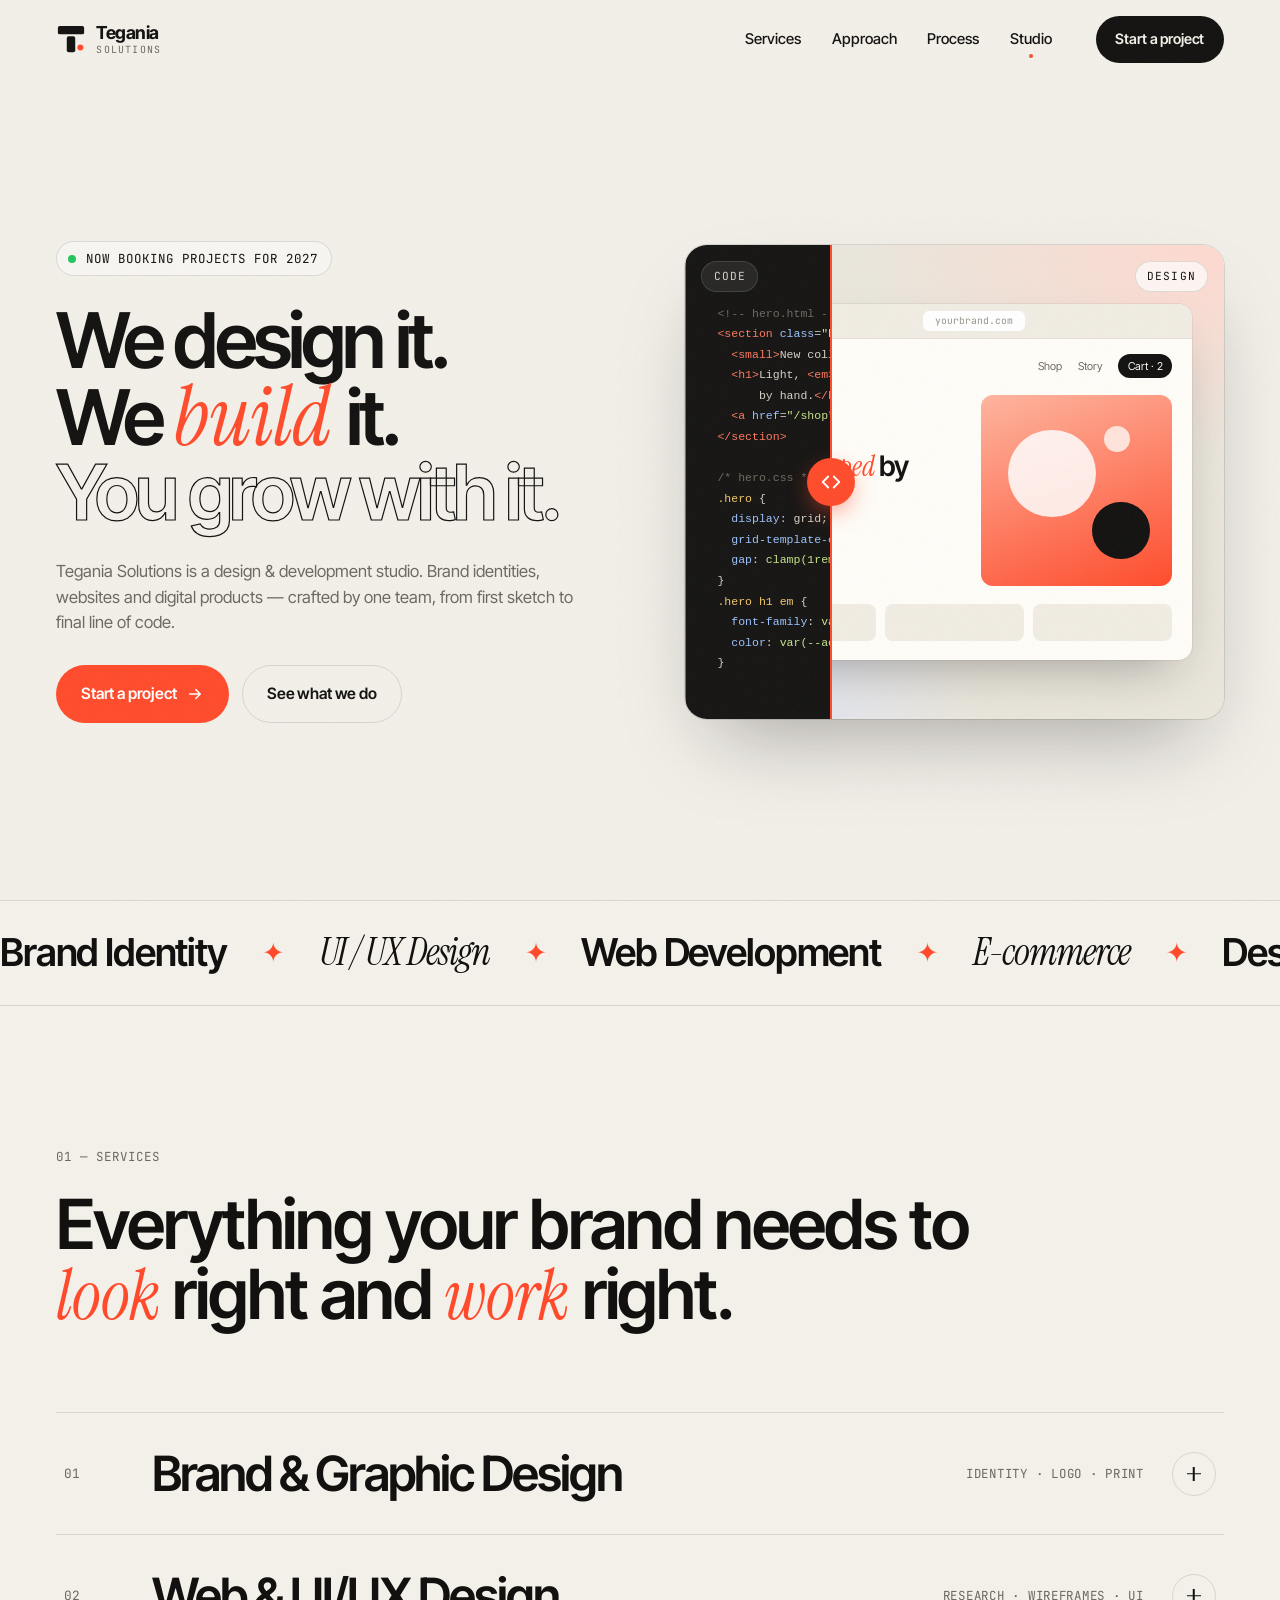
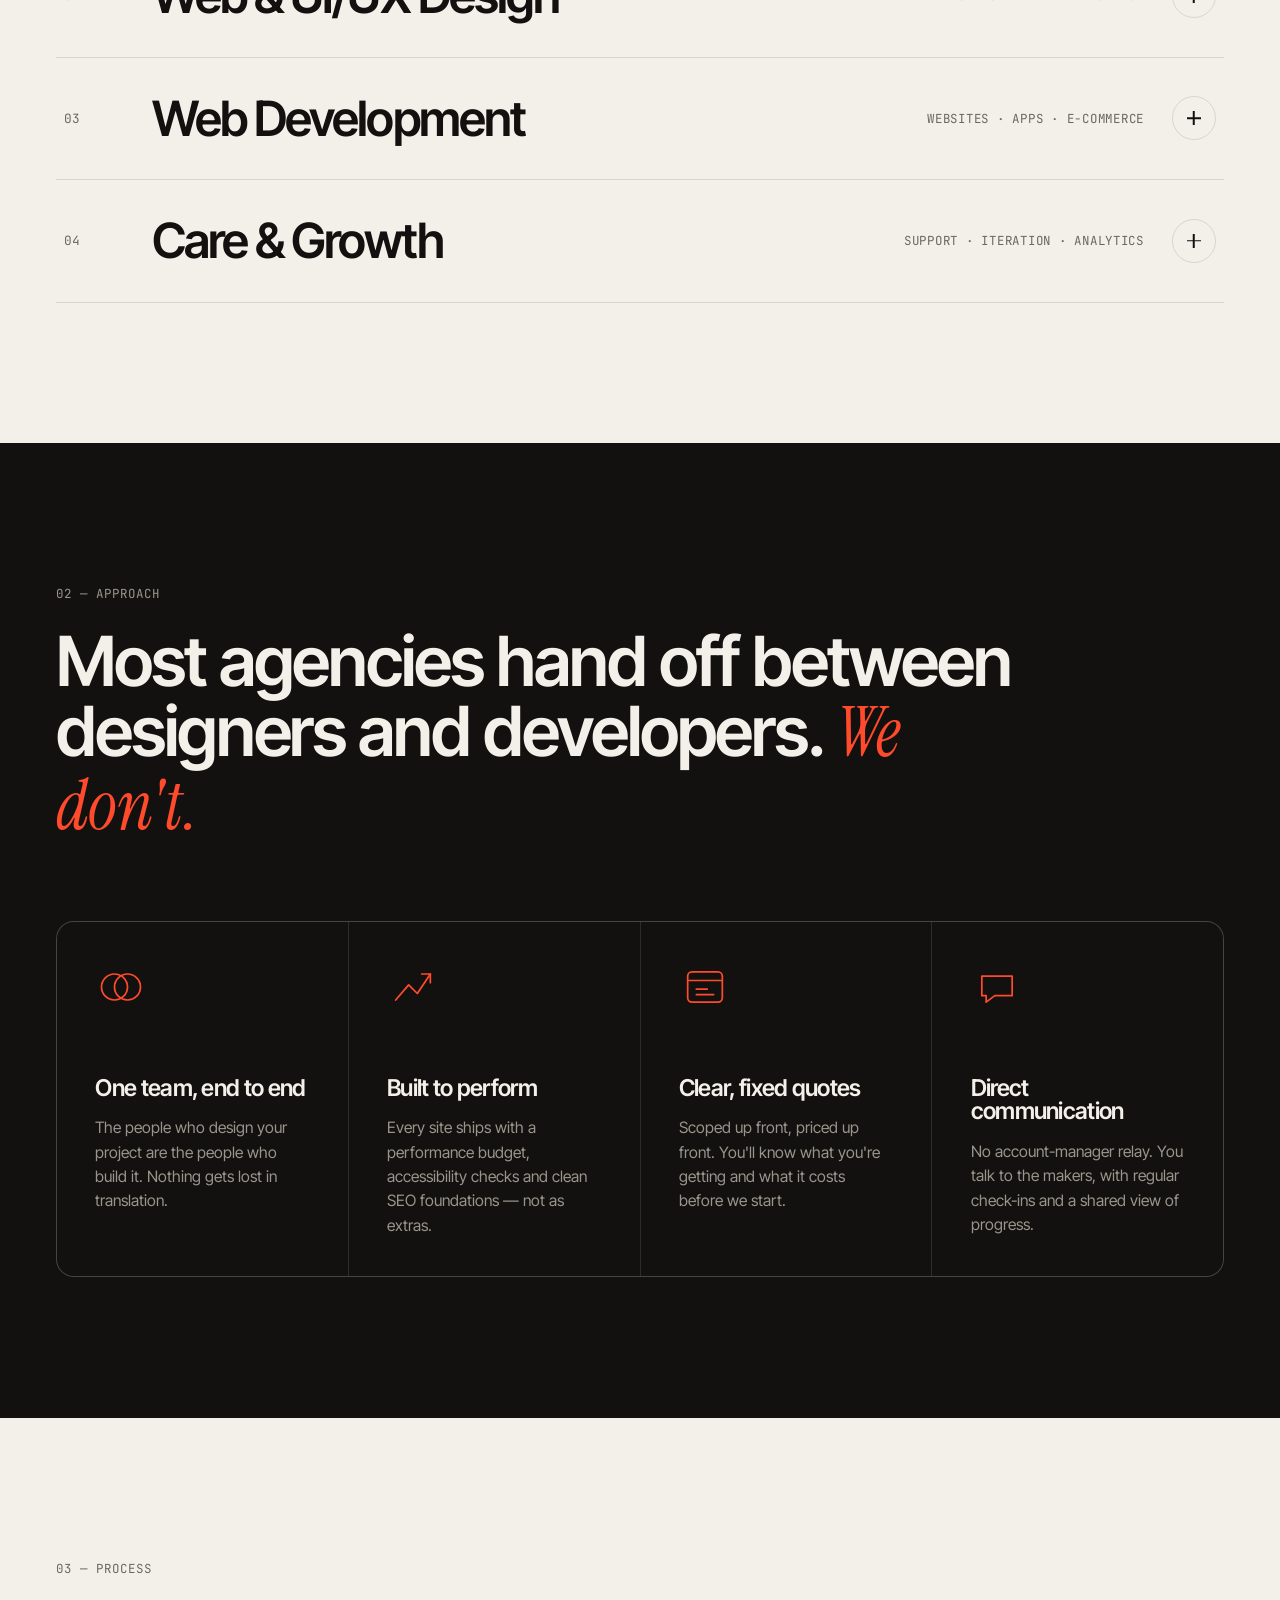
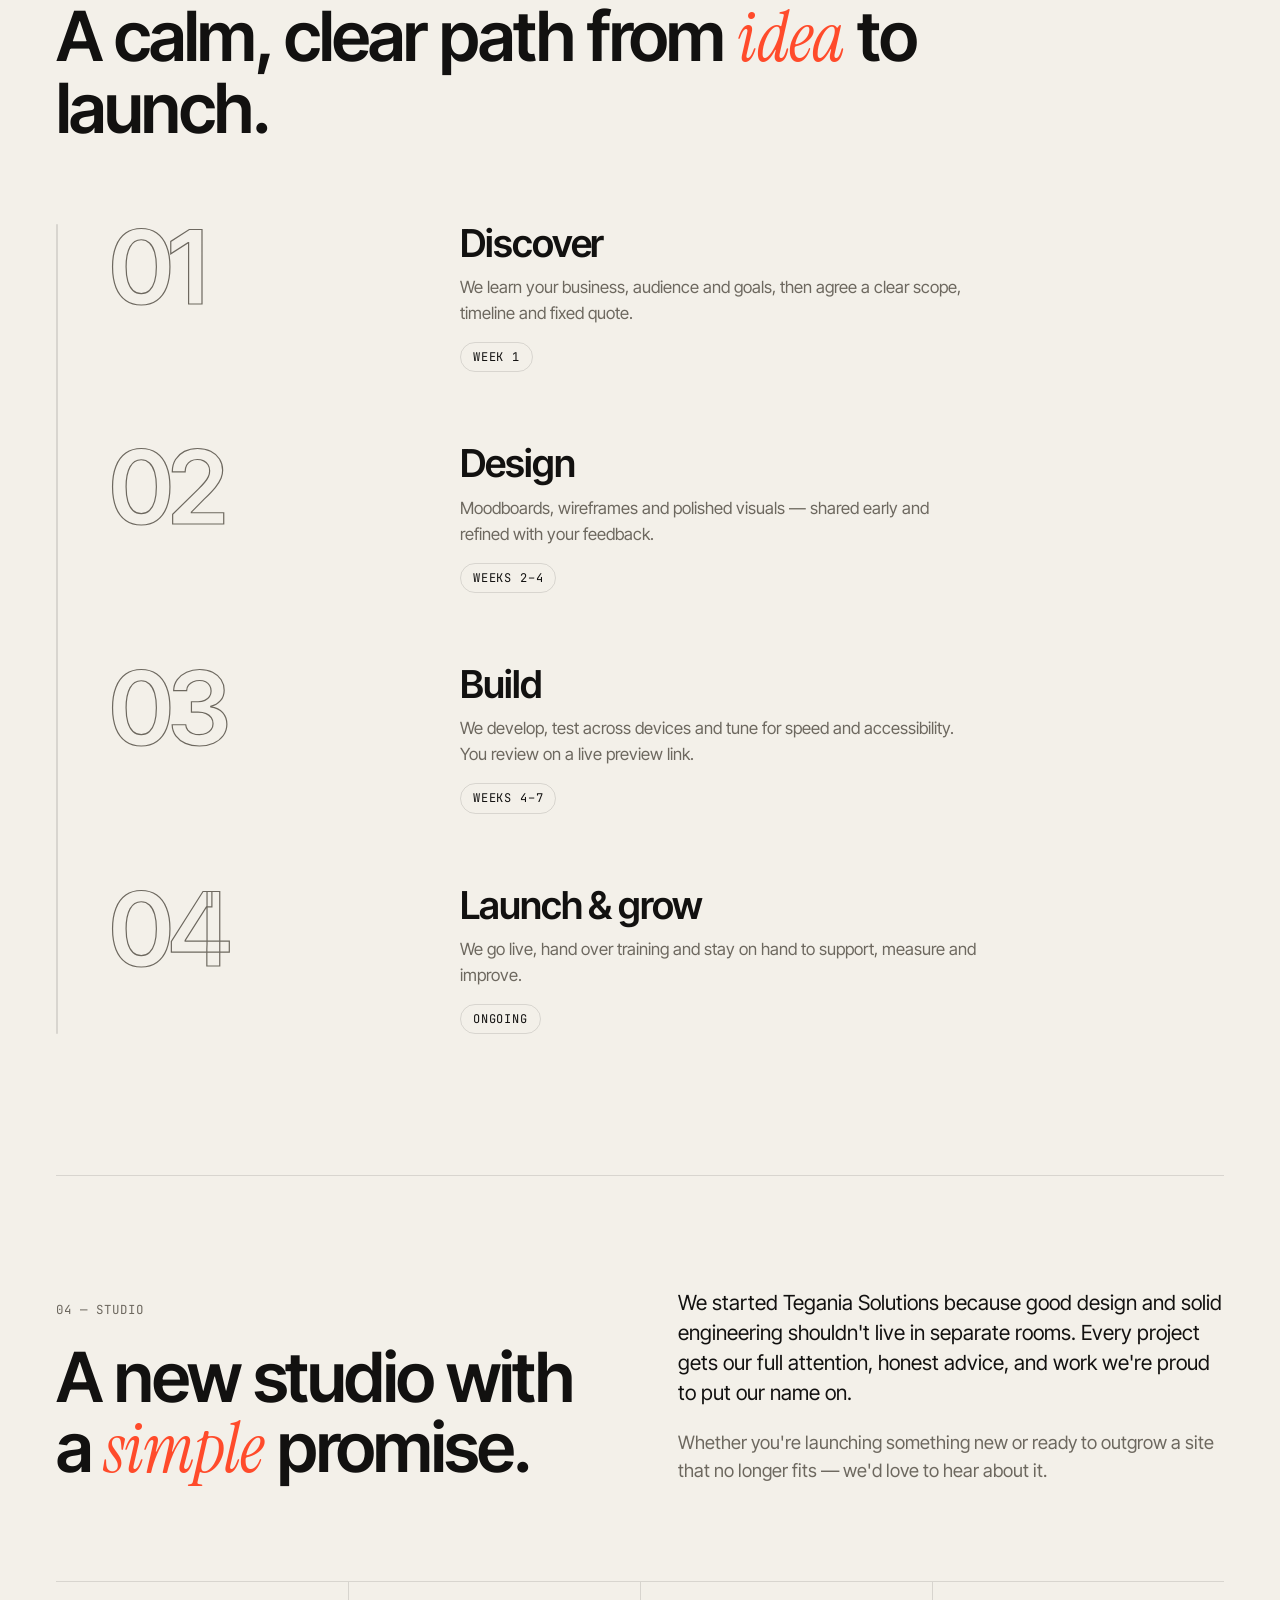
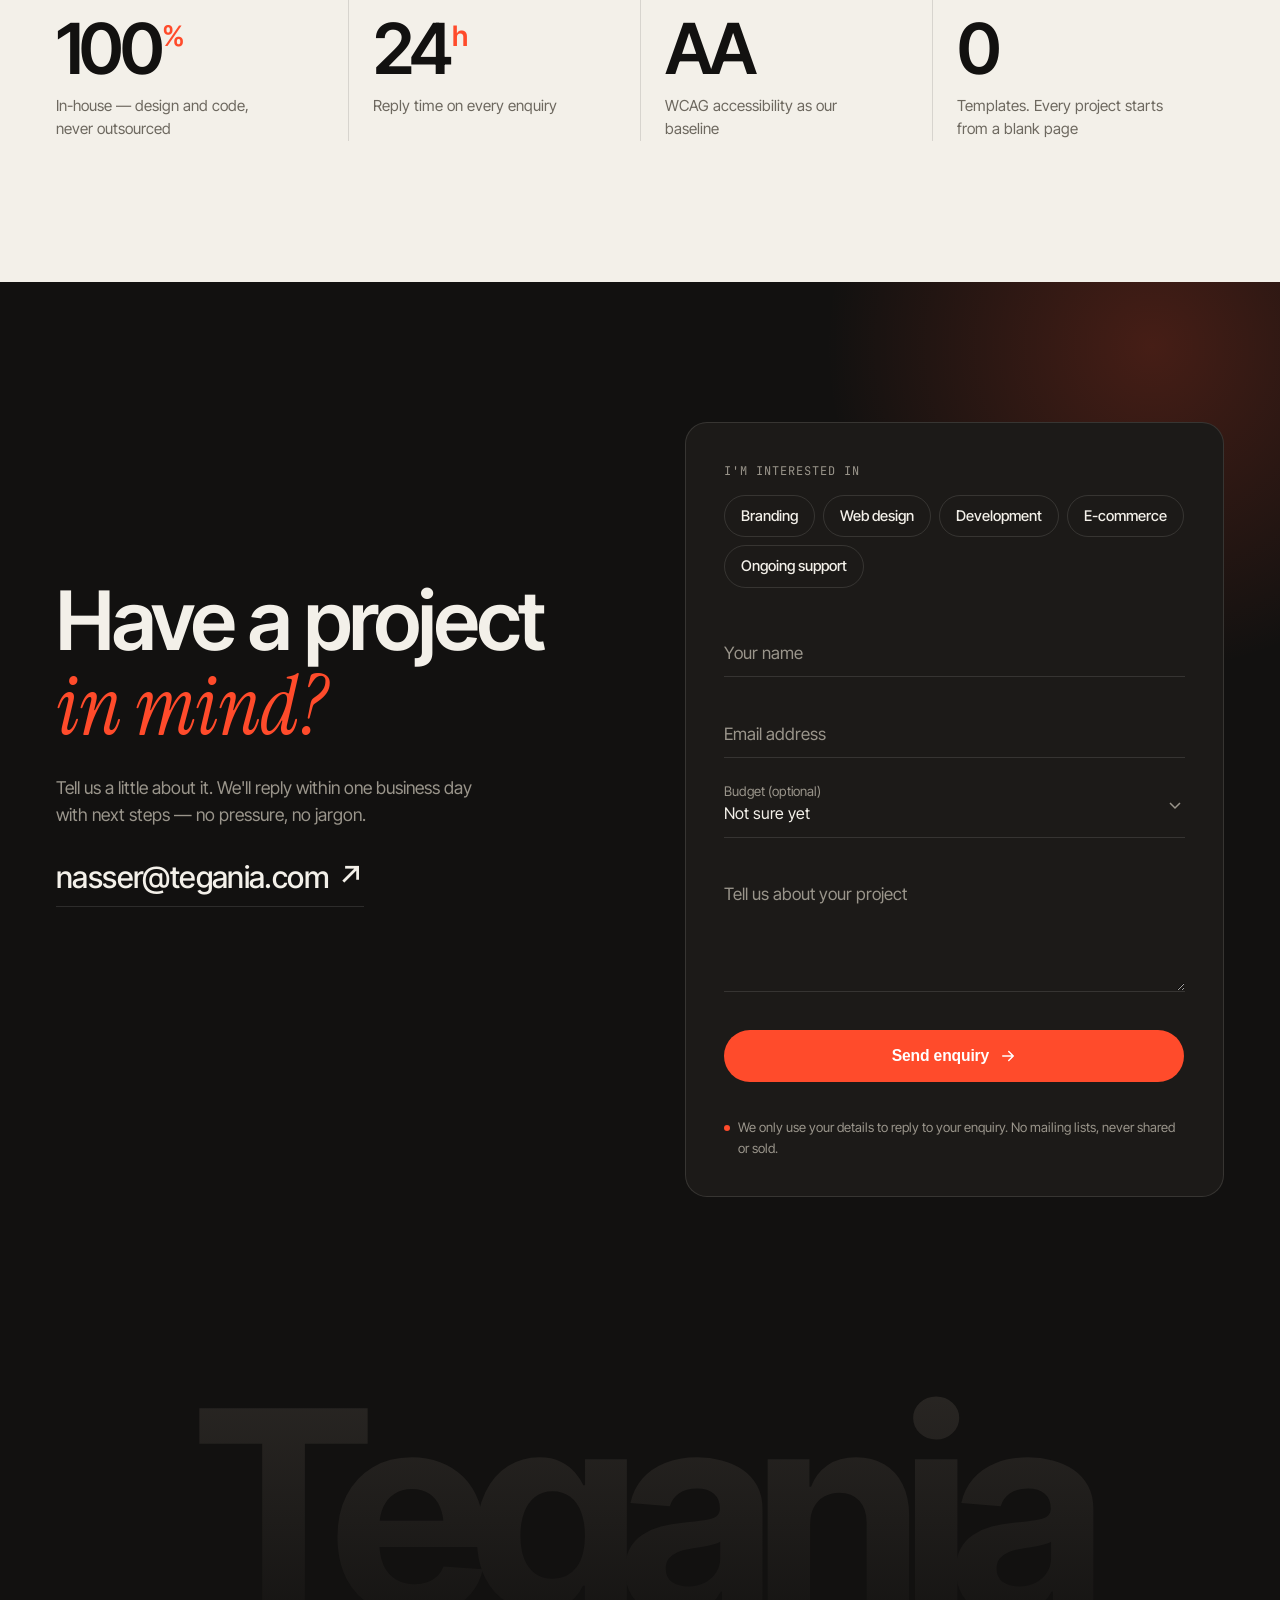
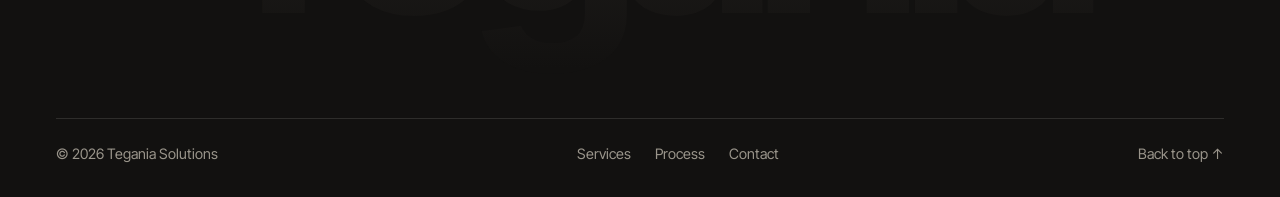
<file: index.html>
<!doctype html>
<html lang="en">
<head>
  <meta charset="utf-8" />
  <meta name="viewport" content="width=device-width, initial-scale=1" />
  <title>Tegania Solutions — Design & Development Studio</title>
  <meta name="description" content="Tegania Solutions is a design and development studio. We craft brands, websites and digital products — designed with intent, built to perform." />
  <meta name="theme-color" content="#f3f0e9" />
  <meta name="author" content="Tegania Solutions" />
  <!-- Site URL: https://tegania.com/ (also used in sitemap.xml and robots.txt) -->
  <link rel="canonical" href="https://tegania.com/" />

  <!-- Link previews (WhatsApp, LinkedIn, iMessage, Slack, X) -->
  <meta property="og:type" content="website" />
  <meta property="og:site_name" content="Tegania Solutions" />
  <meta property="og:title" content="Tegania Solutions — Design & Development Studio" />
  <meta property="og:description" content="Brand identities, websites and digital products — designed and built by one team, from first sketch to final line of code." />
  <meta property="og:url" content="https://tegania.com/" />
  <meta property="og:image" content="https://tegania.com/assets/og-image.png" />
  <meta property="og:image:width" content="1200" />
  <meta property="og:image:height" content="630" />
  <meta property="og:image:alt" content="Tegania Solutions — We design it. We build it." />
  <meta property="og:locale" content="en_US" />
  <meta name="twitter:card" content="summary_large_image" />
  <meta name="twitter:title" content="Tegania Solutions — Design & Development Studio" />
  <meta name="twitter:description" content="Brand identities, websites and digital products — designed and built by one team." />
  <meta name="twitter:image" content="https://tegania.com/assets/og-image.png" />

  <!-- Icons -->
  <link rel="icon" href="assets/favicon.svg" type="image/svg+xml" />
  <link rel="icon" href="favicon.ico" sizes="32x32" />
  <link rel="apple-touch-icon" href="assets/apple-touch-icon.png" />
  <link rel="manifest" href="site.webmanifest" />

  <!-- Structured data for search engines -->
  <script type="application/ld+json">
  {
    "@context": "https://schema.org",
    "@type": "ProfessionalService",
    "name": "Tegania Solutions",
    "description": "Design and development studio: brand identity, web and UI/UX design, web development, and ongoing care.",
    "url": "https://tegania.com/",
    "logo": "https://tegania.com/assets/icon-512.png",
    "image": "https://tegania.com/assets/og-image.png",
    "email": "nasser@tegania.com",
    "knowsAbout": ["Brand identity", "Graphic design", "UI/UX design", "Web design", "Web development", "E-commerce"]
  }
  </script>
  <link rel="preconnect" href="https://fonts.googleapis.com" />
  <link rel="preconnect" href="https://fonts.gstatic.com" crossorigin />
  <link href="https://fonts.googleapis.com/css2?family=Instrument+Serif:ital@0;1&family=Inter+Tight:wght@400;500;600;700&family=JetBrains+Mono:wght@400;500&display=swap" rel="stylesheet" />
  <link rel="stylesheet" href="styles.css?v=13" />
</head>
<body>
  <a class="skip" href="#main">Skip to content</a>

  <!-- ============ NAV ============ -->
  <header class="nav" id="nav">
    <a class="brand" href="#top" aria-label="Tegania Solutions — home">
      <svg class="brand__mark" viewBox="0 0 32 32" aria-hidden="true">
        <rect x="2" y="2" width="28" height="9" rx="2" />
        <rect x="11.5" y="13" width="9" height="17" rx="2" />
        <circle cx="26" cy="25" r="3.2" class="brand__dot" />
      </svg>
      <span class="brand__name">Tegania<span class="brand__sub">Solutions</span></span>
    </a>
    <nav class="nav__links" aria-label="Primary">
      <a href="#services">Services</a>
      <a href="#approach">Approach</a>
      <a href="#process">Process</a>
      <a href="#studio">Studio</a>
    </nav>
    <a class="btn btn--sm btn--ink magnetic" href="#contact"><span>Start a project</span></a>
    <button class="nav__toggle" aria-label="Open menu" aria-expanded="false" aria-controls="mobile-menu">
      <span></span><span></span>
    </button>
  </header>

  <div class="mobile-menu" id="mobile-menu" hidden>
    <nav aria-label="Mobile">
      <a href="#services">Services</a>
      <a href="#approach">Approach</a>
      <a href="#process">Process</a>
      <a href="#studio">Studio</a>
      <a href="#contact" class="accent">Start a project →</a>
    </nav>
  </div>

  <main id="main">
    <!-- ============ HERO ============ -->
    <section class="hero" id="top">
      <div class="hero__copy">
        <p class="eyebrow reveal"><span class="pulse" aria-hidden="true"></span> Now booking projects for 2027</p>
        <h1 class="hero__title">
          <span class="line reveal">We design it.</span>
          <span class="line reveal">We <em>build</em> it.</span>
          <span class="line reveal muted">You grow with it.</span>
        </h1>
        <p class="hero__lede reveal">
          Tegania Solutions is a design &amp; development studio. Brand identities, websites and
          digital products — crafted by one team, from first sketch to final line of code.
        </p>
        <div class="hero__cta reveal">
          <a class="btn btn--accent magnetic" href="#contact"><span>Start a project</span><svg viewBox="0 0 24 24" aria-hidden="true"><path d="M5 12h14M13 6l6 6-6 6"/></svg></a>
          <a class="btn btn--ghost" href="#services"><span>See what we do</span></a>
        </div>
      </div>

      <!-- Design ↔ Code reveal -->
      <figure class="split reveal" id="split" aria-label="Drag to compare the design and the code behind it">
        <div class="split__layer split__design" aria-hidden="true">
          <div class="mock">
            <div class="mock__bar"><i></i><i></i><i></i><span>yourbrand.com</span></div>
            <div class="mock__body">
              <div class="mock__nav"><b>◐ Lumen</b><span>Shop</span><span>Story</span><span class="mock__pill">Cart · 2</span></div>
              <div class="mock__hero">
                <div>
                  <small>New collection</small>
                  <h3>Light, <em>shaped</em> by hand.</h3>
                  <span class="mock__btn">Explore →</span>
                </div>
                <div class="mock__art"><span></span><span></span><span></span></div>
              </div>
              <div class="mock__row"><span></span><span></span><span></span></div>
            </div>
          </div>
        </div>
        <div class="split__layer split__code" aria-hidden="true">
          <pre><code><span class="c">&lt;!-- hero.html --&gt;</span>
<span class="t">&lt;section</span> <span class="a">class</span>=<span class="s">"hero"</span><span class="t">&gt;</span>
  <span class="t">&lt;small&gt;</span>New collection<span class="t">&lt;/small&gt;</span>
  <span class="t">&lt;h1&gt;</span>Light, <span class="t">&lt;em&gt;</span>shaped<span class="t">&lt;/em&gt;</span>
      by hand.<span class="t">&lt;/h1&gt;</span>
  <span class="t">&lt;a</span> <span class="a">href</span>=<span class="s">"/shop"</span><span class="t">&gt;</span>Explore →<span class="t">&lt;/a&gt;</span>
<span class="t">&lt;/section&gt;</span>

<span class="c">/* hero.css */</span>
<span class="k">.hero</span> {
  <span class="a">display</span>: grid;
  <span class="a">grid-template-columns</span>: <span class="s">1.2fr 1fr</span>;
  <span class="a">gap</span>: <span class="s">clamp(1rem, 4vw, 3rem)</span>;
}
<span class="k">.hero h1 em</span> {
  <span class="a">font-family</span>: <span class="s">var(--serif)</span>;
  <span class="a">color</span>: <span class="s">var(--accent)</span>;
}</code></pre>
        </div>
        <div class="split__handle" aria-hidden="true">
          <span class="split__knob"><svg viewBox="0 0 24 24"><path d="M9 6l-6 6 6 6M15 6l6 6-6 6"/></svg></span>
        </div>
        <span class="split__tag split__tag--l" aria-hidden="true">Code</span>
        <span class="split__tag split__tag--r" aria-hidden="true">Design</span>
        <input class="split__range" type="range" min="0" max="100" value="50" aria-label="Reveal amount between code and design" />
        <figcaption class="sr-only">An interface shown half as finished design and half as the code that builds it.</figcaption>
      </figure>
    </section>

    <!-- ============ MARQUEE ============ -->
    <div class="marquee" aria-hidden="true">
      <div class="marquee__track">
        <span>Brand Identity</span><i>✦</i><span>UI / UX Design</span><i>✦</i><span>Web Development</span><i>✦</i><span>E-commerce</span><i>✦</i><span>Design Systems</span><i>✦</i><span>Motion &amp; Interaction</span><i>✦</i><span>Print &amp; Packaging</span><i>✦</i>
        <span>Brand Identity</span><i>✦</i><span>UI / UX Design</span><i>✦</i><span>Web Development</span><i>✦</i><span>E-commerce</span><i>✦</i><span>Design Systems</span><i>✦</i><span>Motion &amp; Interaction</span><i>✦</i><span>Print &amp; Packaging</span><i>✦</i>
      </div>
    </div>

    <!-- ============ SERVICES ============ -->
    <section class="section" id="services">
      <header class="section__head">
        <p class="label reveal">01 — Services</p>
        <h2 class="reveal">Everything your brand needs to <em>look</em> right and <em>work</em> right.</h2>
      </header>

      <ol class="services">
        <li class="service reveal">
          <button class="service__row" aria-expanded="false">
            <span class="service__num">01</span>
            <span class="service__name">Brand &amp; Graphic Design</span>
            <span class="service__tags">Identity · Logo · Print</span>
            <span class="service__icon" aria-hidden="true"></span>
          </button>
          <div class="service__panel">
            <div class="service__inner">
              <p>Logos, visual identities and brand guidelines that make you recognisable at a glance — and consistent everywhere, from business cards to billboards.</p>
              <ul><li>Logo &amp; identity systems</li><li>Brand guidelines</li><li>Print, packaging &amp; signage</li><li>Social &amp; marketing assets</li></ul>
            </div>
          </div>
        </li>
        <li class="service reveal">
          <button class="service__row" aria-expanded="false">
            <span class="service__num">02</span>
            <span class="service__name">Web &amp; UI/UX Design</span>
            <span class="service__tags">Research · Wireframes · UI</span>
            <span class="service__icon" aria-hidden="true"></span>
          </button>
          <div class="service__panel">
            <div class="service__inner">
              <p>Interfaces designed around real people. We map the journeys, prototype the flows and polish every pixel so your visitors know exactly where to go next.</p>
              <ul><li>UX research &amp; information architecture</li><li>Wireframes &amp; interactive prototypes</li><li>High-fidelity UI design</li><li>Design systems</li></ul>
            </div>
          </div>
        </li>
        <li class="service reveal">
          <button class="service__row" aria-expanded="false">
            <span class="service__num">03</span>
            <span class="service__name">Web Development</span>
            <span class="service__tags">Websites · Apps · E-commerce</span>
            <span class="service__icon" aria-hidden="true"></span>
          </button>
          <div class="service__panel">
            <div class="service__inner">
              <p>Fast, accessible, search-friendly builds on modern stacks. Marketing sites, online stores and custom web apps — engineered to be easy for you to update.</p>
              <ul><li>Custom websites &amp; landing pages</li><li>E-commerce &amp; CMS integration</li><li>Web applications</li><li>Performance &amp; SEO foundations</li></ul>
            </div>
          </div>
        </li>
        <li class="service reveal">
          <button class="service__row" aria-expanded="false">
            <span class="service__num">04</span>
            <span class="service__name">Care &amp; Growth</span>
            <span class="service__tags">Support · Iteration · Analytics</span>
            <span class="service__icon" aria-hidden="true"></span>
          </button>
          <div class="service__panel">
            <div class="service__inner">
              <p>Launch is the beginning. We keep your site secure, up to date and improving — with ongoing design support whenever your business needs something new.</p>
              <ul><li>Hosting, updates &amp; security</li><li>Analytics &amp; conversion tuning</li><li>Content &amp; feature iterations</li><li>On-call design support</li></ul>
            </div>
          </div>
        </li>
      </ol>
    </section>

    <!-- ============ APPROACH (dark) ============ -->
    <section class="section section--dark" id="approach">
      <header class="section__head">
        <p class="label reveal">02 — Approach</p>
        <h2 class="reveal">Most agencies hand off between designers and developers. <em>We don't.</em></h2>
      </header>

      <div class="principles">
        <article class="principle reveal spot">
          <span class="principle__glyph" aria-hidden="true">
            <svg viewBox="0 0 48 48"><circle cx="18" cy="24" r="12"/><circle cx="30" cy="24" r="12"/></svg>
          </span>
          <h3>One team, end to end</h3>
          <p>The people who design your project are the people who build it. Nothing gets lost in translation.</p>
        </article>
        <article class="principle reveal spot">
          <span class="principle__glyph" aria-hidden="true">
            <svg viewBox="0 0 48 48"><path d="M8 36 L20 22 L28 30 L40 12"/><path d="M32 12h8v8"/></svg>
          </span>
          <h3>Built to perform</h3>
          <p>Every site ships with a performance budget, accessibility checks and clean SEO foundations — not as extras.</p>
        </article>
        <article class="principle reveal spot">
          <span class="principle__glyph" aria-hidden="true">
            <svg viewBox="0 0 48 48"><rect x="8" y="10" width="32" height="28" rx="4"/><path d="M8 18h32M16 26h10M16 31h16"/></svg>
          </span>
          <h3>Clear, fixed quotes</h3>
          <p>Scoped up front, priced up front. You'll know what you're getting and what it costs before we start.</p>
        </article>
        <article class="principle reveal spot">
          <span class="principle__glyph" aria-hidden="true">
            <svg viewBox="0 0 48 48"><path d="M10 14h28v18H22l-8 6v-6h-4z"/></svg>
          </span>
          <h3>Direct communication</h3>
          <p>No account-manager relay. You talk to the makers, with regular check-ins and a shared view of progress.</p>
        </article>
      </div>
    </section>

    <!-- ============ PROCESS ============ -->
    <section class="section" id="process">
      <header class="section__head">
        <p class="label reveal">03 — Process</p>
        <h2 class="reveal">A calm, clear path from <em>idea</em> to launch.</h2>
      </header>

      <div class="process">
        <div class="process__rail" aria-hidden="true"><span class="process__fill"></span></div>
        <ol class="steps">
          <li class="step reveal">
            <span class="step__num">01</span>
            <div><h3>Discover</h3><p>We learn your business, audience and goals, then agree a clear scope, timeline and fixed quote.</p><span class="step__time">Week 1</span></div>
          </li>
          <li class="step reveal">
            <span class="step__num">02</span>
            <div><h3>Design</h3><p>Moodboards, wireframes and polished visuals — shared early and refined with your feedback.</p><span class="step__time">Weeks 2–4</span></div>
          </li>
          <li class="step reveal">
            <span class="step__num">03</span>
            <div><h3>Build</h3><p>We develop, test across devices and tune for speed and accessibility. You review on a live preview link.</p><span class="step__time">Weeks 4–7</span></div>
          </li>
          <li class="step reveal">
            <span class="step__num">04</span>
            <div><h3>Launch &amp; grow</h3><p>We go live, hand over training and stay on hand to support, measure and improve.</p><span class="step__time">Ongoing</span></div>
          </li>
        </ol>
      </div>
    </section>

    <!-- ============ STUDIO ============ -->
    <section class="section studio" id="studio">
      <div class="studio__grid">
        <div>
          <p class="label reveal">04 — Studio</p>
          <h2 class="reveal">A new studio with a <em>simple</em> promise.</h2>
        </div>
        <div class="studio__text">
          <p class="reveal">We started Tegania Solutions because good design and solid engineering shouldn't live in separate rooms. Every project gets our full attention, honest advice, and work we're proud to put our name on.</p>
          <p class="reveal">Whether you're launching something new or ready to outgrow a site that no longer fits — we'd love to hear about it.</p>
        </div>
      </div>

      <div class="commit reveal">
        <div class="commit__item"><span class="commit__big">100<sup>%</sup></span><span>In-house — design and code, never outsourced</span></div>
        <div class="commit__item"><span class="commit__big">24<sup>h</sup></span><span>Reply time on every enquiry</span></div>
        <div class="commit__item"><span class="commit__big">AA</span><span>WCAG accessibility as our baseline</span></div>
        <div class="commit__item"><span class="commit__big">0</span><span>Templates. Every project starts from a blank page</span></div>
      </div>
    </section>

    <!-- ============ CONTACT ============ -->
    <section class="section section--dark contact" id="contact">
      <div class="contact__grid">
        <div class="contact__intro">
          <p class="label reveal">05 — Contact</p>
          <h2 class="contact__title reveal">Have a project <em>in mind?</em></h2>
          <p class="reveal">Tell us a little about it. We'll reply within one business day with next steps — no pressure, no jargon.</p>
          <a class="contact__mail reveal" href="mailto:nasser@tegania.com">nasser@tegania.com<span aria-hidden="true">↗</span></a>
        </div>

        <form class="form reveal" id="contact-form" novalidate>
          <fieldset class="chips">
            <legend>I'm interested in</legend>
            <label><input type="checkbox" name="interest" value="Branding" /><span>Branding</span></label>
            <label><input type="checkbox" name="interest" value="Web design" /><span>Web design</span></label>
            <label><input type="checkbox" name="interest" value="Development" /><span>Development</span></label>
            <label><input type="checkbox" name="interest" value="E-commerce" /><span>E-commerce</span></label>
            <label><input type="checkbox" name="interest" value="Ongoing support" /><span>Ongoing support</span></label>
          </fieldset>

          <div class="field">
            <input id="f-name" name="name" type="text" placeholder=" " autocomplete="name" required />
            <label for="f-name">Your name</label>
          </div>
          <div class="field">
            <input id="f-email" name="email" type="email" placeholder=" " autocomplete="email" required />
            <label for="f-email">Email address</label>
          </div>
          <div class="field">
            <select id="f-budget" name="budget">
              <option value="">Not sure yet</option>
              <option>Under $2,500</option>
              <option>$2,500 – $7,500</option>
              <option>$7,500 – $20,000</option>
              <option>$20,000+</option>
            </select>
            <label for="f-budget" class="is-static">Budget (optional)</label>
          </div>
          <div class="field">
            <textarea id="f-msg" name="message" rows="4" placeholder=" " required></textarea>
            <label for="f-msg">Tell us about your project</label>
          </div>

          <input type="text" name="_honey" tabindex="-1" autocomplete="off" aria-hidden="true" style="position:absolute;left:-9999px;width:1px;height:1px;opacity:0" />

          <button class="btn btn--accent btn--block magnetic" type="submit"><span>Send enquiry</span><svg viewBox="0 0 24 24" aria-hidden="true"><path d="M5 12h14M13 6l6 6-6 6"/></svg></button>
          <p class="form__status" role="status" aria-live="polite"></p>
          <p class="form__privacy">We only use your details to reply to your enquiry. No mailing lists, never shared or sold.</p>
        </form>
      </div>
    </section>
  </main>

  <!-- ============ FOOTER ============ -->
  <footer class="footer">
    <p class="footer__word" aria-hidden="true">Tegania</p>
    <div class="footer__row">
      <span>© <span id="year"></span> Tegania Solutions</span>
      <nav aria-label="Footer">
        <a href="#services">Services</a>
        <a href="#process">Process</a>
        <a href="#contact">Contact</a>
      </nav>
      <a href="#top" class="footer__top">Back to top ↑</a>
    </div>
  </footer>

  <script src="script.js?v=6" defer></script>
</body>
</html>
</file>
<file: styles.css>
/* ==========================================================
   Tegania Solutions — styles
   ========================================================== */

:root {
  --paper: #f3f0e9;
  --paper-2: #ebe7dd;
  --ink: #121110;
  --ink-2: #1c1a18;
  --muted: #6d685f;
  --line: rgba(18, 17, 16, 0.12);
  --accent: #ff4b2b;
  --accent-ink: #ffffff;
  --on-dark: #f3f0e9;
  --on-dark-muted: #9a958b;
  --line-dark: rgba(243, 240, 233, 0.12);

  --sans: "Inter Tight", system-ui, -apple-system, "Segoe UI", sans-serif;
  --serif: "Instrument Serif", Georgia, serif;
  --mono: "JetBrains Mono", ui-monospace, Menlo, monospace;

  --gutter: clamp(1rem, 4vw, 3.5rem);
  --max: 1320px;
  --radius: 18px;
  --ease: cubic-bezier(0.22, 1, 0.36, 1);
}

*,
*::before,
*::after { box-sizing: border-box; }

html { scroll-behavior: smooth; scroll-padding-top: 90px; -webkit-text-size-adjust: 100%; }

body {
  margin: 0;
  background: var(--paper);
  color: var(--ink);
  font-family: var(--sans);
  font-size: 17px;
  line-height: 1.55;
  -webkit-font-smoothing: antialiased;
  text-rendering: optimizeLegibility;
  overflow-x: hidden;
}

/* subtle paper grain */
body::before {
  content: "";
  position: fixed;
  inset: 0;
  pointer-events: none;
  z-index: 100;
  opacity: 0.05;
  background-image: url("data:image/svg+xml,%3Csvg xmlns='http://www.w3.org/2000/svg' width='160' height='160'%3E%3Cfilter id='n'%3E%3CfeTurbulence type='fractalNoise' baseFrequency='.9' numOctaves='2' stitchTiles='stitch'/%3E%3C/filter%3E%3Crect width='100%25' height='100%25' filter='url(%23n)'/%3E%3C/svg%3E");
}

img, svg { display: block; max-width: 100%; }
a { color: inherit; text-decoration: none; }
h1, h2, h3 { margin: 0; font-weight: 600; letter-spacing: -0.03em; line-height: 1.02; }
p { margin: 0; }
em { font-family: var(--serif); font-style: italic; font-weight: 400; letter-spacing: -0.01em; }

::selection { background: var(--accent); color: var(--accent-ink); }

:focus-visible { outline: 2px solid var(--accent); outline-offset: 3px; border-radius: 6px; }

.sr-only {
  position: absolute; width: 1px; height: 1px; padding: 0; margin: -1px;
  overflow: hidden; clip: rect(0 0 0 0); white-space: nowrap; border: 0;
}

.skip {
  position: absolute; left: 1rem; top: -60px; z-index: 200;
  background: var(--ink); color: var(--paper); padding: .6rem 1rem; border-radius: 8px;
  transition: top .2s;
}
.skip:focus { top: 1rem; }

/* ---------- Buttons ---------- */
.btn {
  --bg: var(--ink); --fg: var(--paper);
  position: relative;
  display: inline-flex; align-items: center; gap: .6rem;
  padding: 1rem 1.5rem;
  border-radius: 999px;
  background: var(--bg); color: var(--fg);
  font-weight: 600; font-size: .98rem; letter-spacing: -0.01em;
  border: 1px solid transparent;
  cursor: pointer;
  overflow: hidden;
  isolation: isolate;
  transition: transform .5s var(--ease), color .35s var(--ease), border-color .3s;
  will-change: transform;
}
.btn::before {
  content: ""; position: absolute; inset: 0; z-index: -1;
  background: var(--ink);
  border-radius: inherit;
  transform: translateY(101%);
  transition: transform .5s var(--ease);
}
.btn:hover::before { transform: translateY(0); }
.btn svg { width: 18px; height: 18px; fill: none; stroke: currentColor; stroke-width: 2; stroke-linecap: round; stroke-linejoin: round; transition: transform .4s var(--ease); }
.btn:hover svg { transform: translateX(4px); }
.btn--accent { --bg: var(--accent); --fg: var(--accent-ink); }
.btn--ink { --bg: var(--ink); --fg: var(--paper); }
.btn--ink::before { background: var(--accent); }
.btn--ghost { --bg: transparent; --fg: var(--ink); border-color: var(--line); }
.btn--ghost:hover { color: var(--paper); border-color: var(--ink); }
.btn--sm { padding: .7rem 1.15rem; font-size: .9rem; }
.btn--block { width: 100%; justify-content: center; }
.section--dark .btn--accent::before { background: var(--paper); }
.section--dark .btn--accent:hover { color: var(--ink); }

/* ---------- Nav ---------- */
.nav {
  position: fixed; inset: 0 0 auto 0; z-index: 50;
  display: flex; align-items: center; gap: 2rem;
  padding: 1rem var(--gutter);
  transition: background .4s var(--ease), backdrop-filter .4s, padding .4s var(--ease), border-color .4s, transform .5s var(--ease);
  border-bottom: 1px solid transparent;
}
.nav.is-scrolled {
  background: rgba(243, 240, 233, 0.78);
  backdrop-filter: blur(14px) saturate(1.4);
  -webkit-backdrop-filter: blur(14px) saturate(1.4);
  border-color: var(--line);
  padding-block: .7rem;
}
.nav.is-hidden { transform: translateY(-100%); }

.brand { display: flex; align-items: center; gap: .65rem; margin-right: auto; }
.brand__mark { width: 30px; height: 30px; fill: var(--ink); transition: transform .6s var(--ease); }
.brand:hover .brand__mark { transform: rotate(-8deg) scale(1.05); }
.brand__dot { fill: var(--accent); }
.brand__name { font-weight: 700; font-size: 1.12rem; letter-spacing: -0.03em; line-height: 1; display: flex; flex-direction: column; }
.brand__sub { font-family: var(--mono); font-weight: 400; font-size: .62rem; letter-spacing: .12em; text-transform: uppercase; color: var(--muted); margin-top: 3px; }

.nav__links { display: flex; gap: .3rem; }
.nav__links a {
  position: relative; padding: .45rem .8rem; border-radius: 999px; font-size: .93rem; font-weight: 500;
  transition: background .25s;
}
.nav__links a:hover { background: rgba(18,17,16,.06); }
.nav__links a.is-active::after {
  content: ""; position: absolute; left: 50%; bottom: 0; width: 4px; height: 4px; border-radius: 50%;
  background: var(--accent); transform: translateX(-50%);
}

.nav__toggle {
  display: none; width: 44px; height: 44px; border-radius: 50%;
  border: 1px solid var(--line); background: transparent; cursor: pointer;
  flex-direction: column; justify-content: center; align-items: center; gap: 6px;
}
.nav__toggle span { width: 18px; height: 1.5px; background: var(--ink); transition: transform .4s var(--ease); }
.nav__toggle[aria-expanded="true"] span:first-child { transform: translateY(3.75px) rotate(45deg); }
.nav__toggle[aria-expanded="true"] span:last-child { transform: translateY(-3.75px) rotate(-45deg); }

.mobile-menu {
  position: fixed; inset: 0; z-index: 45;
  background: var(--paper);
  display: flex; align-items: flex-end;
  padding: 6rem var(--gutter) 3rem;
}
.mobile-menu[hidden] { display: none; }
.mobile-menu nav { display: flex; flex-direction: column; gap: .3rem; width: 100%; }
.mobile-menu a {
  font-size: clamp(2.2rem, 10vw, 3.5rem); font-weight: 600; letter-spacing: -0.04em;
  border-bottom: 1px solid var(--line); padding: .5rem 0;
  opacity: 0; transform: translateY(20px);
  animation: menuIn .6s var(--ease) forwards;
}
.mobile-menu a:nth-child(2) { animation-delay: .05s; }
.mobile-menu a:nth-child(3) { animation-delay: .1s; }
.mobile-menu a:nth-child(4) { animation-delay: .15s; }
.mobile-menu a:nth-child(5) { animation-delay: .2s; }
.mobile-menu a.accent { color: var(--accent); border: 0; }
@keyframes menuIn { to { opacity: 1; transform: none; } }

/* ---------- Layout ---------- */
.section { padding: clamp(5rem, 11vw, 9rem) var(--gutter); max-width: calc(var(--max) + var(--gutter) * 2); margin: 0 auto; }
.section--dark {
  max-width: none;
  background: var(--ink); color: var(--on-dark);
  --line: var(--line-dark);
  --muted: var(--on-dark-muted);
}
.section--dark > * { max-width: var(--max); margin-inline: auto; }

.section__head { display: grid; gap: 1.4rem; margin-bottom: clamp(3rem, 7vw, 5rem); max-width: 980px; }
.section__head h2, .studio h2, .contact__title {
  font-size: clamp(2.2rem, 5.4vw, 4.6rem);
}
.section__head h2 em, .studio h2 em, .contact__title em { color: var(--accent); }

.label, .eyebrow {
  font-family: var(--mono); font-size: .78rem; letter-spacing: .08em; text-transform: uppercase; color: var(--muted);
}
.eyebrow {
  display: inline-flex; align-items: center; gap: .6rem;
  padding: .45rem .85rem .45rem .7rem; border: 1px solid var(--line); border-radius: 999px;
  color: var(--ink); background: rgba(255,255,255,.4);
}
.pulse { width: 8px; height: 8px; border-radius: 50%; background: #22c55e; box-shadow: 0 0 0 0 rgba(34,197,94,.6); animation: pulse 2s infinite; }
@keyframes pulse { 70% { box-shadow: 0 0 0 9px rgba(34,197,94,0); } 100% { box-shadow: 0 0 0 0 rgba(34,197,94,0); } }

/* ---------- Hero ---------- */
.hero {
  min-height: 100svh;
  display: grid; grid-template-columns: 1.05fr 1fr; align-items: center; gap: clamp(2rem, 5vw, 5rem);
  padding: 8rem var(--gutter) 4rem;
  max-width: calc(var(--max) + var(--gutter) * 2); margin: 0 auto;
}
.hero__copy { display: grid; gap: 1.8rem; justify-items: start; }
.hero__title { font-size: clamp(2.7rem, 6vw, 5.6rem); font-weight: 600; letter-spacing: -0.05em; line-height: .95; }
.hero__title .line { display: block; white-space: nowrap; }
.hero__title em { color: var(--accent); font-size: 1.08em; padding-right: .04em; }
.hero__title .muted { color: transparent; -webkit-text-stroke: 1.2px var(--ink); }
.hero__lede { max-width: 520px; font-size: clamp(1.02rem, 1.3vw, 1.15rem); color: var(--muted); }
.hero__cta { display: flex; flex-wrap: wrap; gap: .8rem; }

/* Design ↔ Code split */
.split {
  --pos: 50%;
  position: relative; margin: 0;
  aspect-ratio: 5 / 4.4;
  border-radius: 22px;
  overflow: hidden;
  background: var(--paper-2);
  box-shadow: 0 1px 0 rgba(255,255,255,.6) inset, 0 40px 80px -30px rgba(18,17,16,.35), 0 0 0 1px var(--line);
  user-select: none; touch-action: pan-y;
  cursor: ew-resize;
}
.split__layer { position: absolute; inset: 0; }
.split__code {
  background: #151413; color: #d8d3c8;
  clip-path: inset(0 calc(100% - var(--pos)) 0 0);
  padding: clamp(3rem, 5vw, 3.6rem) clamp(1.2rem, 3vw, 2rem) 1.2rem;
  overflow: hidden;
}
.split__code pre { margin: 0; font-family: var(--mono); font-size: clamp(.62rem, .9vw, .8rem); line-height: 1.7; white-space: pre; }
.split__code .c { color: #6f6a60; }
.split__code .t { color: #ff7a5f; }
.split__code .a { color: #9cc4ff; }
.split__code .s { color: #c8e68a; }
.split__code .k { color: #f3c969; }

.split__design { display: grid; place-items: center; padding: clamp(1rem, 3vw, 2rem); background:
  radial-gradient(120% 80% at 100% 0%, #ffd9cf 0%, transparent 55%),
  radial-gradient(90% 70% at 0% 100%, #dfe7ff 0%, transparent 60%),
  var(--paper-2);
}
.split__handle {
  position: absolute; top: 0; bottom: 0; left: var(--pos); width: 2px; margin-left: -1px;
  background: var(--accent); pointer-events: none;
}
.split__knob {
  position: absolute; top: 50%; left: 50%; transform: translate(-50%, -50%);
  width: 48px; height: 48px; border-radius: 50%;
  background: var(--accent); color: #fff;
  display: grid; place-items: center;
  box-shadow: 0 8px 24px -6px rgba(255,75,43,.7);
  transition: transform .3s var(--ease);
}
.split:hover .split__knob { transform: translate(-50%, -50%) scale(1.08); }
.split__knob svg { width: 22px; height: 22px; fill: none; stroke: currentColor; stroke-width: 2; stroke-linecap: round; stroke-linejoin: round; }
.split__tag {
  position: absolute; top: 1rem; font-family: var(--mono); font-size: .7rem; letter-spacing: .1em; text-transform: uppercase;
  padding: .35rem .7rem; border-radius: 999px; pointer-events: none;
}
.split__tag--l { left: 1rem; background: rgba(255,255,255,.08); color: #d8d3c8; border: 1px solid rgba(255,255,255,.12); }
.split__tag--r { right: 1rem; background: rgba(255,255,255,.7); color: var(--ink); border: 1px solid var(--line); }
.split__range {
  position: absolute; inset: 0; width: 100%; height: 100%; opacity: 0; margin: 0; cursor: ew-resize;
}
.split:has(.split__range:focus-visible) { outline: 2px solid var(--accent); outline-offset: 4px; }

/* Mock website inside split */
.mock {
  width: 100%; max-width: 520px; background: #fffdf8; border-radius: 14px; overflow: hidden;
  box-shadow: 0 24px 50px -20px rgba(18,17,16,.35), 0 0 0 1px rgba(18,17,16,.06);
  font-size: clamp(.55rem, .85vw, .78rem);
}
.mock__bar { display: flex; align-items: center; gap: 5px; padding: .7em 1em; background: #f1ede4; border-bottom: 1px solid rgba(18,17,16,.06); }
.mock__bar i { width: 8px; height: 8px; border-radius: 50%; background: #d9d3c6; }
.mock__bar span { margin-left: auto; margin-right: auto; font-family: var(--mono); font-size: .9em; color: #9a958b; background: #fff; padding: .2em 1.2em; border-radius: 6px; }
.mock__body { padding: 1.4em 1.8em 1.8em; display: grid; gap: 1.6em; }
.mock__nav { display: flex; gap: 1.4em; align-items: center; color: #6d685f; }
.mock__nav b { color: var(--ink); margin-right: auto; font-size: 1.1em; }
.mock__pill { background: var(--ink); color: #fff; padding: .3em .9em; border-radius: 99px; }
.mock__hero { display: grid; grid-template-columns: 1.2fr 1fr; gap: 1.4em; align-items: center; }
.mock__hero small { font-family: var(--mono); text-transform: uppercase; letter-spacing: .08em; color: var(--accent); font-size: .85em; }
.mock__hero h3 { font-size: 2.6em; letter-spacing: -0.04em; margin: .25em 0 .5em; line-height: .98; }
.mock__hero h3 em { color: var(--accent); }
.mock__btn { display: inline-block; background: var(--ink); color: #fff; padding: .6em 1.2em; border-radius: 99px; font-weight: 600; }
.mock__art { position: relative; aspect-ratio: 1; border-radius: 12px; background: linear-gradient(160deg, #ffb59f, #ff4b2b); overflow: hidden; }
.mock__art span { position: absolute; border-radius: 50%; background: rgba(255,255,255,.85); }
.mock__art span:nth-child(1) { width: 46%; height: 46%; left: 14%; top: 18%; }
.mock__art span:nth-child(2) { width: 30%; height: 30%; right: 12%; bottom: 14%; background: #121110; }
.mock__art span:nth-child(3) { width: 14%; height: 14%; right: 22%; top: 16%; background: #ffe4dc; }
.mock__row { display: grid; grid-template-columns: repeat(3, 1fr); gap: .8em; }
.mock__row span { height: 3.4em; border-radius: 8px; background: #f1ede4; }

/* ---------- Marquee ---------- */
.marquee {
  overflow: hidden; border-block: 1px solid var(--line);
  padding: 1.4rem 0; background: var(--paper);
}
.marquee__track {
  display: flex; gap: 2.2rem; width: max-content; align-items: center;
  animation: marquee 38s linear infinite;
  font-size: clamp(1.4rem, 3vw, 2.4rem); font-weight: 600; letter-spacing: -0.03em; white-space: nowrap;
}
.marquee__track span:nth-of-type(even) { font-family: var(--serif); font-style: italic; font-weight: 400; }
.marquee__track i { font-style: normal; color: var(--accent); font-size: .7em; }
.marquee:hover .marquee__track { animation-play-state: paused; }
@keyframes marquee { to { transform: translateX(-50%); } }

/* ---------- Services ---------- */
.services { list-style: none; margin: 0; padding: 0; border-top: 1px solid var(--line); counter-reset: s; }
.service { border-bottom: 1px solid var(--line); position: relative; }
.service::before {
  content: ""; position: absolute; inset: 0; background: var(--ink); transform: scaleY(0); transform-origin: bottom;
  transition: transform .6s var(--ease); z-index: -1;
}
.service__row {
  width: 100%; background: none; border: 0; color: inherit; font: inherit; text-align: left; cursor: pointer;
  display: grid; grid-template-columns: 4rem 1fr auto 3rem; align-items: center; gap: 1.5rem;
  padding: clamp(1.4rem, 3vw, 2.2rem) .5rem;
  transition: padding .5s var(--ease);
}
.service__num { font-family: var(--mono); font-size: .8rem; color: var(--muted); }
.service__name { font-size: clamp(1.6rem, 3.8vw, 3.2rem); font-weight: 600; letter-spacing: -0.04em; line-height: 1.05; transition: transform .5s var(--ease), color .3s; }
.service__tags { font-family: var(--mono); font-size: .78rem; color: var(--muted); text-transform: uppercase; letter-spacing: .06em; }
.service__icon { position: relative; width: 44px; height: 44px; border-radius: 50%; border: 1px solid var(--line); justify-self: end; transition: background .4s, border-color .4s, transform .5s var(--ease); }
.service__icon::before, .service__icon::after {
  content: ""; position: absolute; left: 50%; top: 50%; width: 14px; height: 1.5px; background: currentColor; transform: translate(-50%, -50%);
  transition: transform .5s var(--ease);
}
.service__icon::after { transform: translate(-50%, -50%) rotate(90deg); }
.service__row:hover .service__name { transform: translateX(10px); }
.service__row:hover .service__icon { background: var(--accent); border-color: var(--accent); color: #fff; }
.service.is-open .service__icon { background: var(--accent); border-color: var(--accent); color: #fff; transform: rotate(180deg); }
.service.is-open .service__icon::after { transform: translate(-50%, -50%) rotate(0deg); }
.service.is-open .service__name { color: var(--accent); }

.service__panel { display: grid; grid-template-rows: 0fr; transition: grid-template-rows .6s var(--ease); }
.service.is-open .service__panel { grid-template-rows: 1fr; }
.service__inner {
  overflow: hidden; display: grid; grid-template-columns: 4rem 1.3fr 1fr; gap: 1.5rem;
  padding-inline: .5rem;
}
.service__inner::before { content: ""; }
.service__inner p { font-size: 1.12rem; color: var(--muted); padding-bottom: 2.4rem; max-width: 560px; }
.service__inner ul { list-style: none; margin: 0; padding: 0 0 2.4rem; display: grid; gap: .55rem; }
.service__inner li { display: flex; gap: .7rem; align-items: baseline; font-weight: 500; }
.service__inner li::before { content: "→"; color: var(--accent); }

/* ---------- Principles (dark) ---------- */
.principles { display: grid; grid-template-columns: repeat(4, 1fr); gap: 1px; background: var(--line-dark); border: 1px solid var(--line-dark); border-radius: var(--radius); overflow: hidden; }
.principle {
  position: relative; padding: clamp(1.6rem, 3vw, 2.4rem); display: grid; gap: 1rem; align-content: start;
  background: var(--ink); min-height: 320px;
}
.spot::before {
  content: ""; position: absolute; inset: 0; pointer-events: none; opacity: 0; transition: opacity .4s;
  background: radial-gradient(380px circle at var(--mx, 50%) var(--my, 50%), rgba(255,75,43,.16), transparent 60%);
}
.spot:hover::before { opacity: 1; }
.principle__glyph { width: 52px; height: 52px; margin-bottom: auto; }
.principle__glyph svg { width: 100%; height: 100%; fill: none; stroke: var(--accent); stroke-width: 1.6; stroke-linecap: round; stroke-linejoin: round; }
.principle h3 { font-size: 1.45rem; letter-spacing: -0.03em; margin-top: 3rem; }
.principle p { color: var(--on-dark-muted); font-size: .98rem; }

/* ---------- Process ---------- */
.process { position: relative; display: grid; grid-template-columns: 2px 1fr; gap: clamp(1.5rem, 4vw, 4rem); }
.process__rail { position: relative; background: var(--line); border-radius: 2px; }
.process__fill { position: absolute; inset: 0 0 auto 0; height: var(--progress, 0%); background: var(--accent); border-radius: 2px; }
.steps { list-style: none; margin: 0; padding: 0; display: grid; gap: clamp(2.5rem, 6vw, 4.5rem); }
.step { display: grid; grid-template-columns: minmax(120px, 0.6fr) 1.4fr; gap: 1.5rem; align-items: start; }
.step__num {
  font-size: clamp(3.4rem, 8vw, 7rem); font-weight: 600; letter-spacing: -0.06em; line-height: .85;
  color: transparent; -webkit-text-stroke: 1.2px var(--muted);
  transition: color .5s, -webkit-text-stroke-color .5s;
}
.step.is-active .step__num { color: var(--accent); -webkit-text-stroke-color: var(--accent); }
.step h3 { font-size: clamp(1.6rem, 3vw, 2.4rem); margin-bottom: .7rem; }
.step p { color: var(--muted); max-width: 520px; font-size: 1.05rem; }
.step__time { display: inline-block; margin-top: 1rem; font-family: var(--mono); font-size: .75rem; text-transform: uppercase; letter-spacing: .08em; padding: .3rem .7rem; border: 1px solid var(--line); border-radius: 999px; }

/* ---------- Studio ---------- */
.studio { padding-top: 0; }
.studio__grid { display: grid; grid-template-columns: 1fr 1fr; gap: clamp(2rem, 6vw, 6rem); align-items: end; padding-top: clamp(4rem, 9vw, 7rem); border-top: 1px solid var(--line); }
.studio__grid .label { margin-bottom: 1.4rem; }
.studio__text { display: grid; gap: 1.2rem; font-size: 1.15rem; color: var(--muted); }
.studio__text p:first-child { color: var(--ink); font-size: 1.3rem; line-height: 1.45; }

.commit { margin-top: clamp(3.5rem, 8vw, 6rem); display: grid; grid-template-columns: repeat(4, 1fr); border-top: 1px solid var(--line); }
.commit__item { padding: 2rem 1.5rem 0 0; display: grid; gap: .6rem; align-content: start; }
.commit__item + .commit__item { padding-left: 1.5rem; border-left: 1px solid var(--line); }
.commit__big { font-size: clamp(2.8rem, 5.5vw, 4.6rem); font-weight: 600; letter-spacing: -0.05em; line-height: 1; }
.commit__big sup { font-size: .4em; color: var(--accent); vertical-align: top; margin-left: 2px; position: relative; top: .3em; }
.commit__item > span:last-child { color: var(--muted); font-size: .95rem; max-width: 220px; }

/* ---------- Contact ---------- */
.contact { position: relative; overflow: hidden; }
.contact::after {
  content: ""; position: absolute; width: 60vw; height: 60vw; right: -20vw; top: -25vw; max-width: none;
  background: radial-gradient(circle, rgba(255,75,43,.22), transparent 60%); pointer-events: none;
}
.contact__grid { position: relative; z-index: 1; display: grid; grid-template-columns: 1fr 1fr; gap: clamp(3rem, 7vw, 7rem); align-items: start; }
.contact__intro { display: grid; gap: 1.6rem; position: sticky; top: 7rem; }
.contact__intro > p:not(.label) { color: var(--on-dark-muted); font-size: 1.1rem; max-width: 440px; }
.contact__title { font-size: clamp(2.8rem, 6.4vw, 5.6rem); }
.contact__mail {
  justify-self: start; font-size: clamp(1.3rem, 2.4vw, 1.9rem); font-weight: 500; letter-spacing: -0.02em;
  border-bottom: 1px solid var(--line-dark); padding-bottom: .3rem; display: inline-flex; gap: .5rem;
  transition: color .3s, border-color .3s;
}
.contact__mail span { transition: transform .4s var(--ease); }
.contact__mail:hover { color: var(--accent); border-color: var(--accent); }
.contact__mail:hover span { transform: translate(3px, -3px); }

.form { display: grid; gap: 1.1rem; background: var(--ink-2); border: 1px solid var(--line-dark); border-radius: 22px; padding: clamp(1.4rem, 3vw, 2.4rem); }
.chips { border: 0; padding: 0; margin: 0 0 .6rem; display: flex; flex-wrap: wrap; gap: .5rem; }
.chips legend { font-family: var(--mono); font-size: .75rem; text-transform: uppercase; letter-spacing: .08em; color: var(--on-dark-muted); margin-bottom: .9rem; padding: 0; }
.chips label { cursor: pointer; }
.chips input { position: absolute; opacity: 0; pointer-events: none; }
.chips span {
  display: inline-block; padding: .55rem 1rem; border-radius: 999px; border: 1px solid var(--line-dark); font-size: .92rem; font-weight: 500;
  transition: background .25s, border-color .25s, color .25s;
}
.chips label:hover span { border-color: var(--on-dark-muted); }
.chips input:checked + span { background: var(--accent); border-color: var(--accent); color: #fff; }
.chips input:focus-visible + span { outline: 2px solid var(--accent); outline-offset: 2px; }

.field { position: relative; }
.field input, .field textarea, .field select {
  width: 100%; font: inherit; font-size: 1rem; color: var(--on-dark);
  background: transparent; border: 0; border-bottom: 1px solid var(--line-dark);
  padding: 1.6rem 0 .7rem; border-radius: 0; resize: vertical;
  transition: border-color .3s;
  appearance: none; -webkit-appearance: none;
}
.field select { cursor: pointer; background-image: url("data:image/svg+xml,%3Csvg xmlns='http://www.w3.org/2000/svg' width='12' height='8' fill='none' stroke='%239a958b' stroke-width='1.5'%3E%3Cpath d='M1 1l5 5 5-5'/%3E%3C/svg%3E"); background-repeat: no-repeat; background-position: right 4px center; }
.field select option { color: var(--ink); }
.field input:focus, .field textarea:focus, .field select:focus { outline: none; border-color: var(--accent); }
.field label {
  position: absolute; left: 0; top: 1.6rem; color: var(--on-dark-muted); pointer-events: none;
  transform-origin: left top; transition: transform .35s var(--ease), color .3s;
}
.field input:focus + label, .field input:not(:placeholder-shown) + label,
.field textarea:focus + label, .field textarea:not(:placeholder-shown) + label,
.field label.is-static {
  transform: translateY(-1.25rem) scale(.78); color: var(--on-dark-muted);
}
.field input:focus + label, .field textarea:focus + label { color: var(--accent); }
.field.is-invalid input, .field.is-invalid textarea { border-color: #ff6b6b; }
.form .btn { margin-top: .8rem; }
.form__status { min-height: 1.4em; font-size: .95rem; color: var(--on-dark-muted); }
.form__status:empty { min-height: 0; }
.form__privacy { font-size: .82rem; color: var(--on-dark-muted); display: flex; gap: .5rem; align-items: baseline; }
.form__privacy::before { content: ""; flex: none; width: 6px; height: 6px; border-radius: 50%; background: var(--accent); transform: translateY(-1px); }
.form__status.is-ok { color: #7ee2a1; }
.form__status.is-err { color: #ff8a8a; }

/* ---------- Footer ---------- */
.footer { background: var(--ink); color: var(--on-dark); padding: 0 var(--gutter) 2rem; overflow: hidden; }
.footer__word {
  font-size: clamp(5rem, 22vw, 22rem); font-weight: 700; letter-spacing: -0.07em; line-height: 1; padding-bottom: .12em;
  text-align: center; margin: 0 0 2rem;
  background: linear-gradient(180deg, #2a2724 10%, var(--ink) 95%);
  -webkit-background-clip: text; background-clip: text; color: transparent;
  user-select: none; padding-top: 2rem;
}
.footer__row { max-width: var(--max); margin: 0 auto; display: flex; flex-wrap: wrap; gap: 1rem 2rem; align-items: center; justify-content: space-between; font-size: .9rem; color: var(--on-dark-muted); border-top: 1px solid var(--line-dark); padding-top: 1.5rem; }
.footer__row nav { display: flex; gap: 1.5rem; }
.footer__row a:hover { color: var(--accent); }

/* ---------- Reveal animations ---------- */
.reveal { opacity: 0; transform: translateY(28px); transition: opacity 1s var(--ease), transform 1s var(--ease); transition-delay: var(--d, 0s); }
.reveal.is-in { opacity: 1; transform: none; }
.hero__title .line.reveal { transform: translateY(60%); clip-path: inset(0 0 100% 0); transition: opacity .9s var(--ease), transform 1.1s var(--ease), clip-path 1.1s var(--ease); transition-delay: var(--d, 0s); }
.hero__title .line.reveal.is-in { transform: none; clip-path: inset(-10% -5% -20% -5%); }
.no-js .reveal { opacity: 1; transform: none; clip-path: none; }

/* ---------- Responsive ---------- */
@media (max-width: 1080px) {
  .principles { grid-template-columns: repeat(2, 1fr); }
  .service__tags { display: none; }
  .service__row { grid-template-columns: 3rem 1fr 3rem; }
  .service__inner { grid-template-columns: 3rem 1fr; }
  .service__inner ul { grid-column: 2; }
  .service__inner p { padding-bottom: 1rem; }
}

@media (max-width: 900px) {
  .nav__links, .nav .btn { display: none; }
  .nav__toggle { display: flex; }
  .hero { grid-template-columns: 1fr; padding-top: 7.5rem; min-height: auto; }
  .split { aspect-ratio: 5 / 4.6; }
  .studio__grid, .contact__grid { grid-template-columns: 1fr; }
  .contact__intro { position: static; }
  .commit { grid-template-columns: repeat(2, 1fr); }
  .commit__item:nth-child(3) { border-left: 0; padding-left: 0; }
  .commit__item { padding-bottom: 2rem; }
  .step { grid-template-columns: 1fr; gap: .4rem; }
}

@media (max-width: 600px) {
  body { font-size: 16px; }
  .principles { grid-template-columns: 1fr; }
  .principle { min-height: 0; }
  .principle h3 { margin-top: 1.2rem; }
  .service__row { grid-template-columns: 2.2rem 1fr 2.75rem; gap: .8rem; padding-inline: 0; }
  .service__inner { grid-template-columns: 1fr; padding-inline: 0; }
  .service__inner::before { display: none; }
  .service__inner ul { grid-column: 1; }
  .service__icon { width: 38px; height: 38px; }
  .hero__cta .btn { flex: 1 1 auto; justify-content: center; }
  .split__tag { top: .7rem; }
  .split__tag--l { left: .7rem; } .split__tag--r { right: .7rem; }
  .split__code pre { font-size: .58rem; }
  .commit { grid-template-columns: 1fr; }
  .commit__item + .commit__item { border-left: 0; padding-left: 0; border-top: 1px solid var(--line); }
  .commit__item { padding: 1.5rem 0; }
  .process { grid-template-columns: 2px 1fr; gap: 1.2rem; }
}

@media (prefers-reduced-motion: reduce) {
  *, *::before, *::after { animation-duration: .001ms !important; animation-iteration-count: 1 !important; transition-duration: .001ms !important; }
  html { scroll-behavior: auto; }
  .reveal, .hero__title .line.reveal { opacity: 1; transform: none; clip-path: none; }
  .marquee__track { animation: none; }
}

/* dark sections: keep heads left-aligned with the content grid */
.section--dark > .section__head { max-width: var(--max); }
.section--dark > .section__head h2 { max-width: 980px; }

/* hero headline: scale with phone width, never force sideways scroll */
.hero__copy { min-width: 0; }
@media (max-width: 900px) {
  .hero__title { font-size: min(11vw, 4.6rem); }
  .eyebrow { font-size: .7rem; }
}
@media (max-width: 340px) {
  .hero__title .line { white-space: normal; }
}

/* ==========================================================
   Responsive refinements — more breathing room on small screens
   ========================================================== */
:root { --gutter: clamp(1.35rem, 5.5vw, 3.5rem); }

/* Tablet */
@media (max-width: 900px) {
  .hero { padding-top: 7rem; gap: 3rem; }
  .split { aspect-ratio: 16 / 11; }
  .section__head { margin-bottom: 3rem; }

  /* Process: number beside the step, not stacked on top of it */
  .step { grid-template-columns: 4.5rem 1fr; gap: 1.25rem; }
  .step__num { font-size: 3.4rem; line-height: .9; }
  .step h3 { margin-bottom: .55rem; }
}

/* Phones */
@media (max-width: 600px) {
  .hero { padding-top: 6.25rem; padding-bottom: 3rem; gap: 2.75rem; }
  .hero__copy { gap: 1.5rem; }
  .hero__title { line-height: 1; }
  .hero__title .muted { -webkit-text-stroke-width: 1px; }
  .hero__lede { font-size: 1.02rem; line-height: 1.6; }
  .hero__cta { width: 100%; flex-direction: column; align-items: stretch; gap: .35rem; }
  .hero__cta .btn--accent { justify-content: center; }
  .hero__cta .btn--ghost {
    border: 0; background: none; align-self: center; padding: .75rem 1rem;
    text-decoration: underline; text-underline-offset: 5px; text-decoration-thickness: 1px;
  }
  .hero__cta .btn--ghost::before { display: none; }
  .hero__cta .btn--ghost:hover { color: var(--accent); }
  .split { aspect-ratio: 1 / 1; border-radius: 18px; }

  .section { padding-top: 4.5rem; padding-bottom: 4.5rem; }
  .section__head { gap: 1rem; margin-bottom: 2.5rem; }
  .section__head h2, .studio h2 { font-size: clamp(1.95rem, 8.2vw, 2.5rem); line-height: 1.08; letter-spacing: -0.035em; }
  .contact__title { font-size: clamp(2.4rem, 11vw, 3rem); line-height: 1.02; }

  .marquee { padding: 1.1rem 0; }
  .marquee__track { font-size: 1.35rem; gap: 1.6rem; }

  /* Services: drop the number column so names get the full width */
  .service__num { display: none; }
  .service__row { grid-template-columns: 1fr 2.75rem; padding-block: 1.35rem; }
  .service__name { font-size: clamp(1.4rem, 6.4vw, 1.75rem); }
  .service__row:hover .service__name { transform: none; }
  .service__inner p { font-size: 1rem; padding-bottom: 1.1rem; }
  .service__inner ul { padding-bottom: 1.75rem; gap: .5rem; }

  .principle { padding: 1.6rem 1.4rem 1.8rem; gap: .7rem; }
  .principle__glyph { width: 44px; height: 44px; margin-bottom: .4rem; }
  .principle h3 { margin-top: .6rem; font-size: 1.3rem; }

  .steps { gap: 2.6rem; }
  .step { grid-template-columns: 3.2rem 1fr; gap: 1rem; }
  .step__num { font-size: 2.6rem; }
  .step h3 { font-size: 1.5rem; }
  .step p { font-size: 1rem; }
  .step__time { margin-top: .8rem; }

  .studio__grid { gap: 1.75rem; padding-top: 4rem; }
  .studio__text { font-size: 1rem; gap: 1rem; }
  .studio__text p:first-child { font-size: 1.12rem; line-height: 1.55; }

  /* Commitments: 2 x 2 grid instead of a long column */
  .commit { grid-template-columns: 1fr 1fr; margin-top: 3rem; }
  .commit__item, .commit__item + .commit__item { padding: 1.4rem 1rem 1.4rem 0; border-left: 0; border-top: 0; }
  .commit__item:nth-child(even) { padding-left: 1rem; padding-right: 0; border-left: 1px solid var(--line); }
  .commit__item:nth-child(n+3) { border-top: 1px solid var(--line); }
  .commit__big { font-size: 2.5rem; }
  .commit__item > span:last-child { font-size: .85rem; line-height: 1.45; }

  .contact__grid { gap: 2.5rem; }
  .contact__intro { gap: 1.25rem; }
  .contact__intro > p:not(.label) { font-size: 1rem; }
  .form { padding: 1.4rem 1.25rem 1.5rem; border-radius: 18px; }

  .footer__word { margin-bottom: 1.25rem; }
  .footer__row { flex-direction: column; align-items: flex-start; gap: 1rem; padding-bottom: .5rem; }
  .footer__row nav { gap: 1.4rem; }
}

/* Very small phones */
@media (max-width: 360px) {
  .hero__title { font-size: 2.35rem; }
  .commit__big { font-size: 2.1rem; }
}

/* Outlined hero line reads thin on small screens: use solid warm grey there */
@media (max-width: 900px) {
  .hero__title .muted, .hero__title .muted.reveal { color: #b3ada3; -webkit-text-stroke: 0; }
}
</file>
